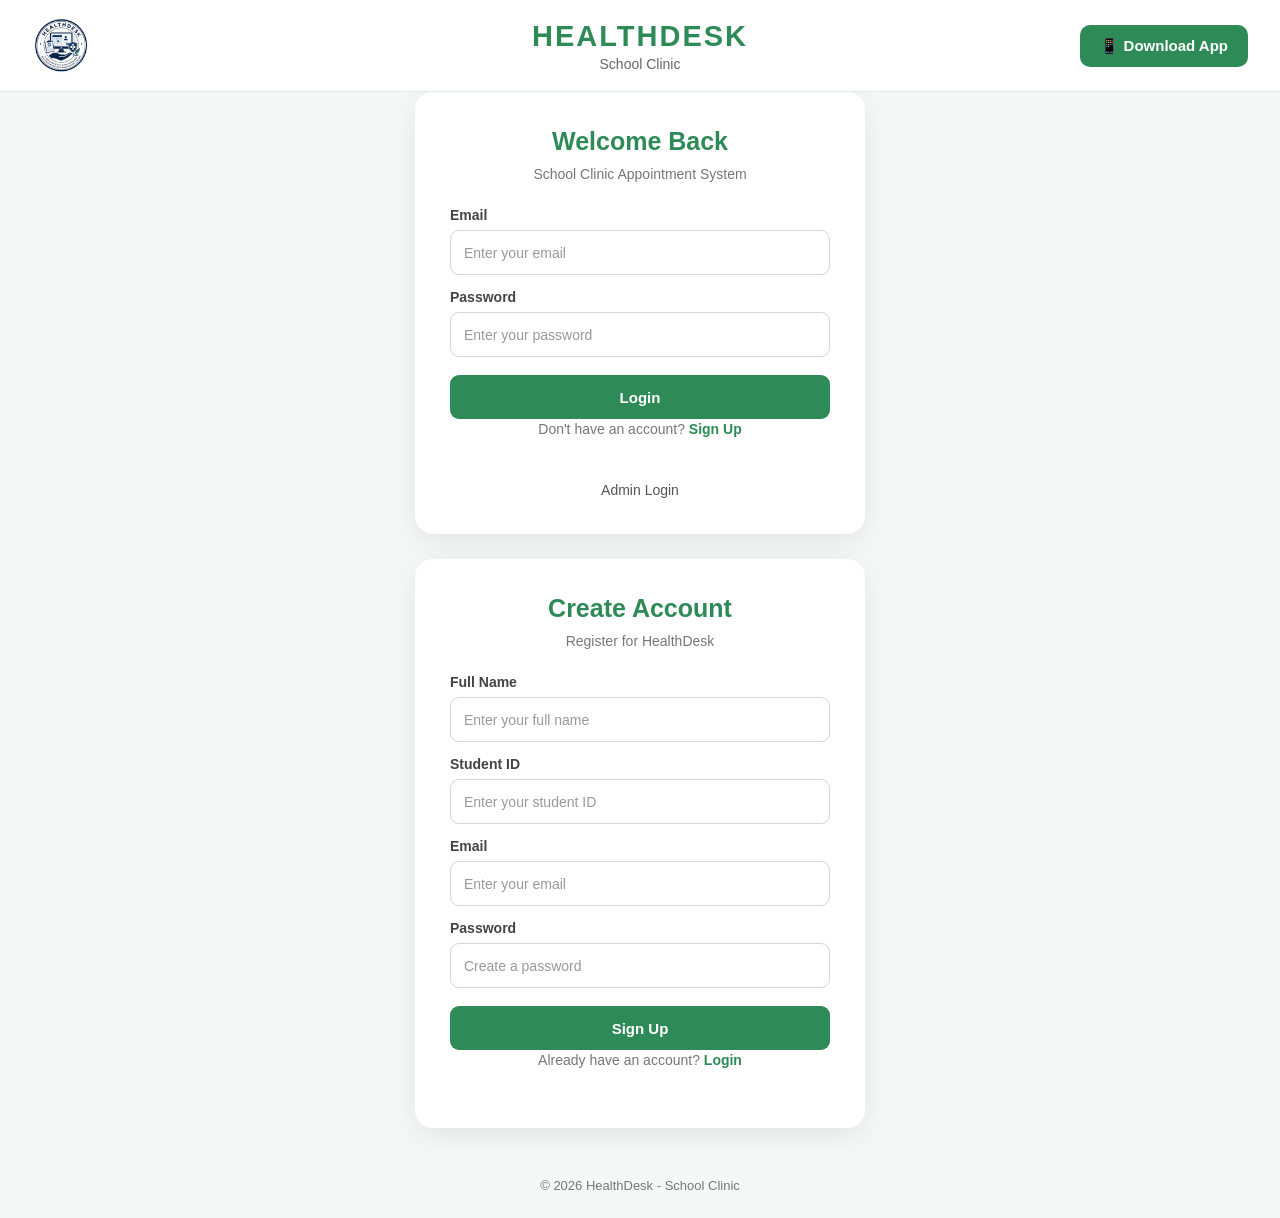
<file: index.html>
<!DOCTYPE html>
<html lang="en">

<head>

    <meta charset="UTF-8">

    <meta
        name="viewport"
        content="width=device-width, initial-scale=1.0"
    >

    <title>HealthDesk - School Clinic</title>

    <!-- PWA -->
    <link
        rel="manifest"
        href="manifest.json"
    >

    <meta
        name="theme-color"
        content="#2e8b57"
    >

    <!-- iOS PWA -->
    <meta
        name="apple-mobile-web-app-capable"
        content="yes"
    >

    <meta
        name="apple-mobile-web-app-status-bar-style"
        content="default"
    >

    <meta
        name="apple-mobile-web-app-title"
        content="HealthDesk"
    >

    <!-- CSS -->
    <link
        rel="stylesheet"
        href="style.css"
    >

</head>

<body>

    <!-- ========================================
         HEADER
    ========================================= -->

    <header class="top-header">

        <div class="header-logo">

            <img
                src="icon-192.png"
                alt="HealthDesk Logo"
            >

        </div>

        <div class="header-title">

            <h1>HEALTHDESK</h1>

            <p>School Clinic</p>

        </div>

        <!-- WEBSITE ONLY -->
        <button
            id="installBtn"
            class="install-btn"
            type="button"
        >
            📱 Download App
        </button>

    </header>


    <!-- ========================================
         LOGIN / SIGN UP
    ========================================= -->

    <main class="auth-container">

        <!-- LOGIN -->
        <section
            id="loginSection"
            class="auth-card"
        >

            <h2>Welcome Back</h2>

            <p>
                School Clinic Appointment System
            </p>

            <form id="loginForm">

                <label for="loginEmail">
                    Email
                </label>

                <input
                    type="email"
                    id="loginEmail"
                    placeholder="Enter your email"
                    required
                >

                <label for="loginPassword">
                    Password
                </label>

                <input
                    type="password"
                    id="loginPassword"
                    placeholder="Enter your password"
                    required
                >

                <button
                    type="submit"
                    class="auth-btn"
                >
                    Login
                </button>

            </form>

            <p class="switch-text">

                Don't have an account?

                <button
                    type="button"
                    id="showSignup"
                    class="link-btn"
                >
                    Sign Up
                </button>

            </p>

            <a
                href="admin-login.html"
                class="admin-link"
            >
                Admin Login
            </a>

        </section>


        <!-- SIGN UP -->
        <section
            id="signupSection"
            class="auth-card hidden"
        >

            <h2>Create Account</h2>

            <p>
                Register for HealthDesk
            </p>

            <form id="signupForm">

                <label for="signupName">
                    Full Name
                </label>

                <input
                    type="text"
                    id="signupName"
                    placeholder="Enter your full name"
                    required
                >

                <label for="signupStudentId">
                    Student ID
                </label>

                <input
                    type="text"
                    id="signupStudentId"
                    placeholder="Enter your student ID"
                    required
                >

                <label for="signupEmail">
                    Email
                </label>

                <input
                    type="email"
                    id="signupEmail"
                    placeholder="Enter your email"
                    required
                >

                <label for="signupPassword">
                    Password
                </label>

                <input
                    type="password"
                    id="signupPassword"
                    placeholder="Create a password"
                    required
                >

                <button
                    type="submit"
                    class="auth-btn"
                >
                    Sign Up
                </button>

            </form>

            <p class="switch-text">

                Already have an account?

                <button
                    type="button"
                    id="showLogin"
                    class="link-btn"
                >
                    Login
                </button>

            </p>

        </section>

    </main>


    <!-- ========================================
         PWA INSTALL LOADING SCREEN
    ========================================= -->

    <div
        id="downloadOverlay"
        class="download-overlay"
    >

        <div class="download-box">

            <div class="download-spinner"></div>

            <h2>
                Preparing HealthDesk
            </h2>

            <p id="downloadMessage">
                Preparing the app for installation...
            </p>

            <!-- PROGRESS BAR -->
            <div class="download-progress">

                <div
                    id="downloadProgressBar"
                    class="download-progress-bar"
                ></div>

            </div>

            <!-- COUNTDOWN -->
            <p
                id="downloadCountdown"
                class="download-countdown"
            >
                15 seconds
            </p>

            <!-- SHOWS AFTER 15 SECONDS -->
            <button
                id="installNowBtn"
                class="install-now-btn"
                type="button"
                style="display: none;"
            >
                📱 Install HealthDesk
            </button>

        </div>

    </div>


    <!-- ========================================
         FOOTER
    ========================================= -->

    <footer>

        <p>
            © 2026 HealthDesk - School Clinic
        </p>

    </footer>


    <!-- ========================================
         JAVASCRIPT
    ========================================= -->

    <script src="script.js"></script>


    <!-- ========================================
         SERVICE WORKER
    ========================================= -->

    <script>

        if ("serviceWorker" in navigator) {

            window.addEventListener(
                "load",
                function () {

                    navigator.serviceWorker
                        .register("./service-worker.js")

                        .then(function (registration) {

                            console.log(
                                "HealthDesk Service Worker registered:",
                                registration.scope
                            );

                        })

                        .catch(function (error) {

                            console.error(
                                "Service Worker registration failed:",
                                error
                            );

                        });

                }
            );

        }

    </script>

</body>

</html>
</file>
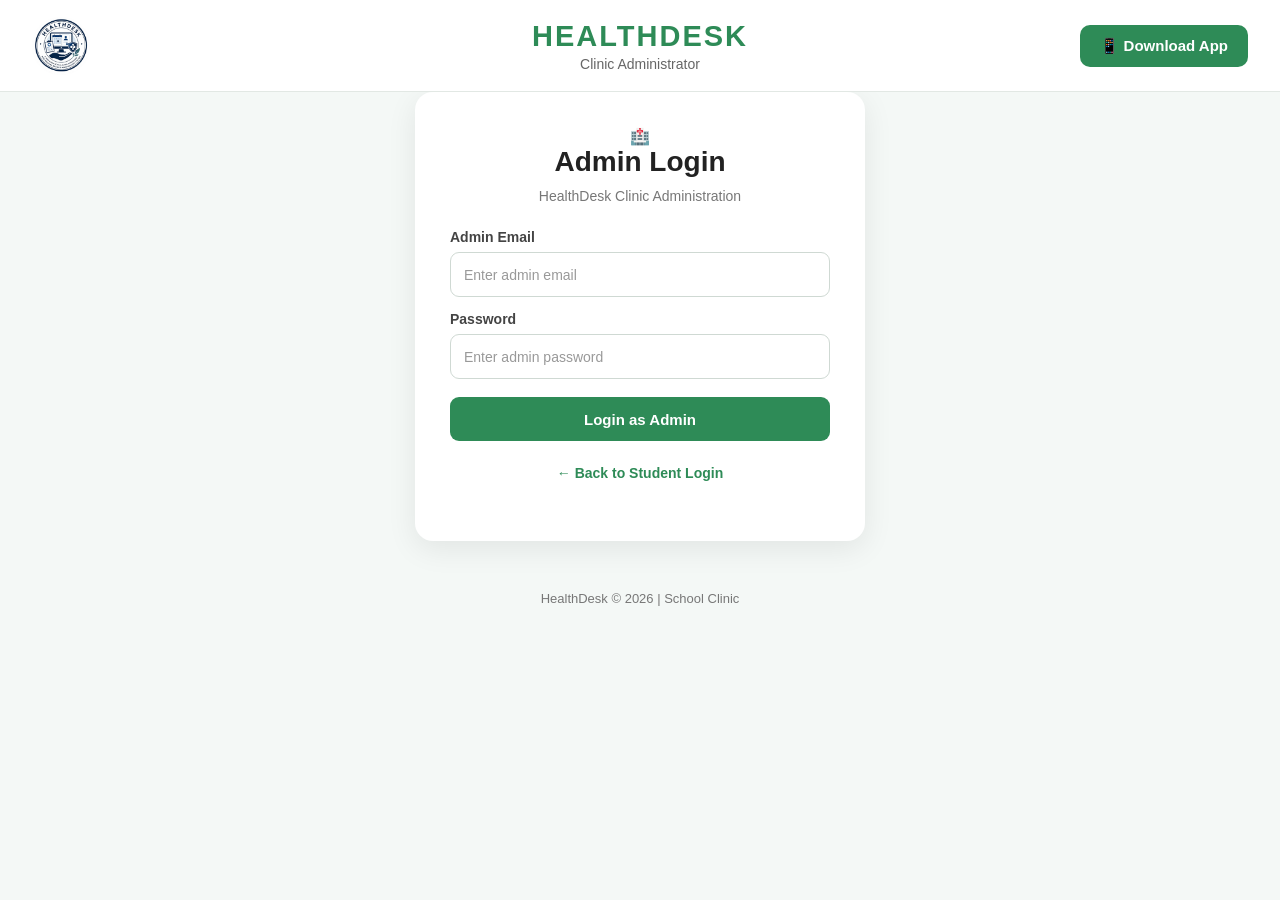
<file: admin-login.html>
<!DOCTYPE html>
<html lang="en">

<head>

    <meta charset="UTF-8">

    <meta name="viewport" content="width=device-width, initial-scale=1.0">

    <title>Admin Login - HealthDesk</title>

    <link rel="stylesheet" href="style.css">

    <!-- PWA -->
    <link rel="manifest" href="manifest.json">
    <meta name="theme-color" content="#2e8b57">

    <meta name="apple-mobile-web-app-capable" content="yes">
    <meta name="apple-mobile-web-app-status-bar-style" content="default">
    <meta name="apple-mobile-web-app-title" content="HealthDesk">

</head>

<body>

    <!-- HEALTHDESK HEADER -->

    <header class="top-header">

        <div class="header-logo">
            <img src="icon-192.png" alt="HealthDesk Logo">
        </div>

        <div class="header-title">
            <h1>HEALTHDESK</h1>
            <p>Clinic Administrator</p>
        </div>

        <button id="installBtn" class="install-btn">
            📱 Download App
        </button>

    </header>


    <main class="auth-container">

        <div class="auth-card">

            <div class="medical-icon">
                🏥
            </div>

            <h1>
                Admin Login
            </h1>

            <p class="auth-subtitle">
                HealthDesk Clinic Administration
            </p>


            <form id="adminLoginForm">

                <label for="adminEmail">
                    Admin Email
                </label>

                <input
                    type="email"
                    id="adminEmail"
                    placeholder="Enter admin email"
                    required
                >


                <label for="adminPassword">
                    Password
                </label>

                <input
                    type="password"
                    id="adminPassword"
                    placeholder="Enter admin password"
                    required
                >


                <button
                    type="submit"
                    class="btn primary-btn full-width">

                    Login as Admin

                </button>

            </form>


            <p
                id="adminLoginMessage"
                class="form-description">
            </p>


            <p class="switch-text">

                <a href="index.html">
                    ← Back to Student Login
                </a>

            </p>

        </div>

    </main>


    <footer>

        <p>
            HealthDesk © 2026 | School Clinic
        </p>

    </footer>


    <script src="script.js"></script>


    <script>

        if ("serviceWorker" in navigator) {

            window.addEventListener("load", () => {

                navigator.serviceWorker.register("./service-worker.js");

            });

        }

    </script>

</body>

</html>
</file>
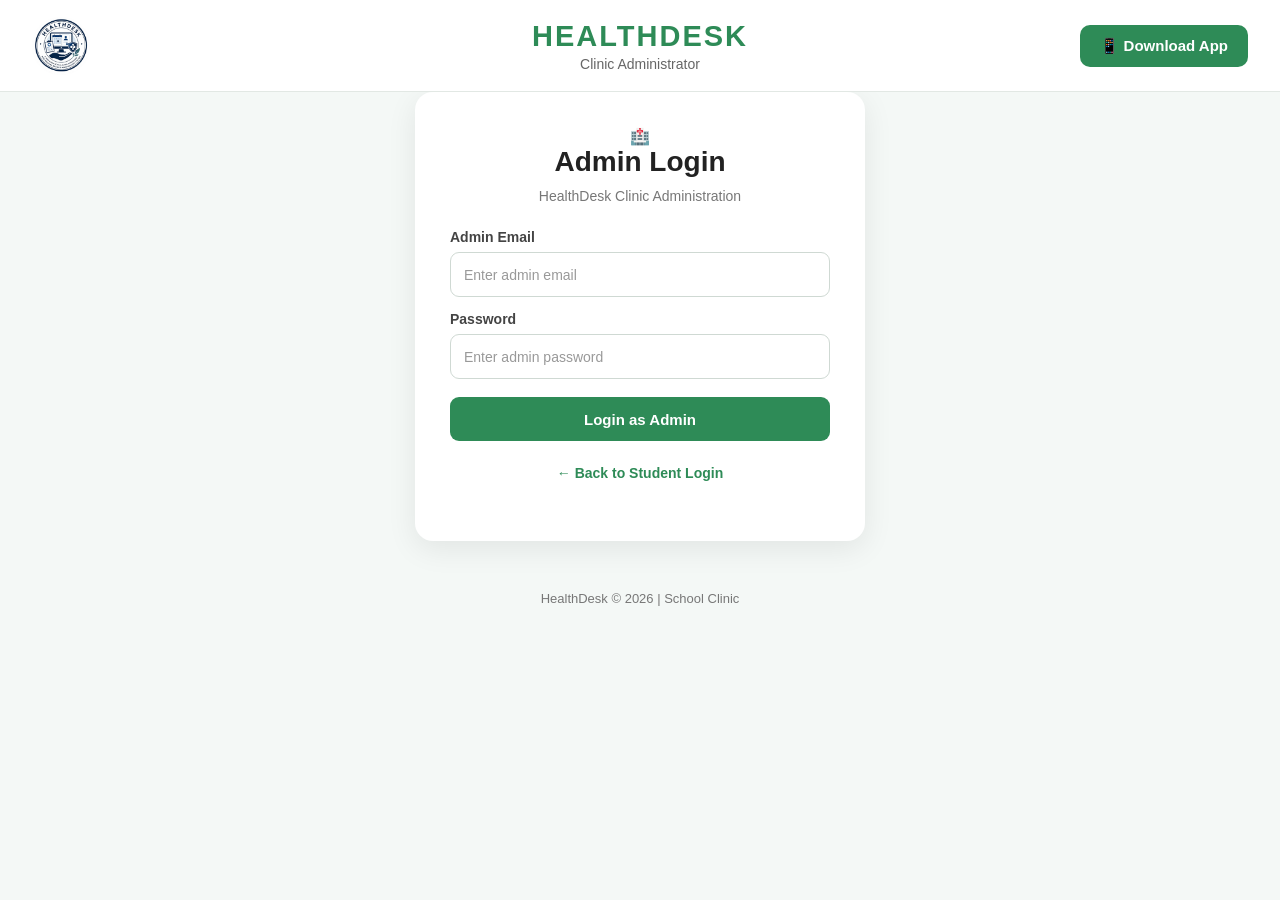
<file: admin.html>
<!DOCTYPE html>
<html lang="en">

<head>

    <meta charset="UTF-8">

    <meta
        name="viewport"
        content="width=device-width, initial-scale=1.0"
    >

    <title>Admin Dashboard - HealthDesk</title>

    <link
        rel="manifest"
        href="manifest.json"
    >

    <meta
        name="theme-color"
        content="#2e8b57"
    >

    <link
        rel="stylesheet"
        href="style.css"
    >

</head>


<body>


    <header class="top-header">

        <div class="header-logo">

            <img
                src="icon-192.png"
                alt="HealthDesk Logo"
            >

        </div>


        <div class="header-title">

            <h1>HEALTHDESK</h1>

            <p>Clinic Administrator</p>

        </div>

    </header>


    <nav class="page-nav">

        <a href="admin.html">
            Admin Dashboard
        </a>

        <button
            id="adminLogoutBtn"
            type="button"
        >
            Log Out
        </button>

    </nav>


    <main class="admin-dashboard">


        <section class="welcome-section">

            <h1>
                Clinic Administrator
            </h1>

            <p>
                Manage student clinic appointments.
            </p>

        </section>


        <section class="stats-container">


            <div class="stat-card">

                <div class="stat-icon">
                    📋
                </div>

                <h3>
                    Total
                </h3>

                <strong id="adminTotal">
                    0
                </strong>

            </div>


            <div class="stat-card">

                <div class="stat-icon">
                    ⏳
                </div>

                <h3>
                    Pending
                </h3>

                <strong id="adminPending">
                    0
                </strong>

            </div>


            <div class="stat-card">

                <div class="stat-icon">
                    ✓
                </div>

                <h3>
                    Approved
                </h3>

                <strong id="adminApproved">
                    0
                </strong>

            </div>

        </section>


        <section class="admin-section">

            <h2>
                Student Appointments
            </h2>


            <div id="adminAppointments">

                <div class="empty-dashboard">

                    <span>
                        📋
                    </span>

                    <p>
                        Loading appointments...
                    </p>

                </div>

            </div>

        </section>

    </main>


    <footer>

        <p>
            © 2026 HealthDesk - School Clinic
        </p>

    </footer>


    <script src="script.js"></script>


    <script>

        if ("serviceWorker" in navigator) {

            navigator.serviceWorker.register(
                "./service-worker.js"
            );

        }

    </script>

</body>

</html>
</file>
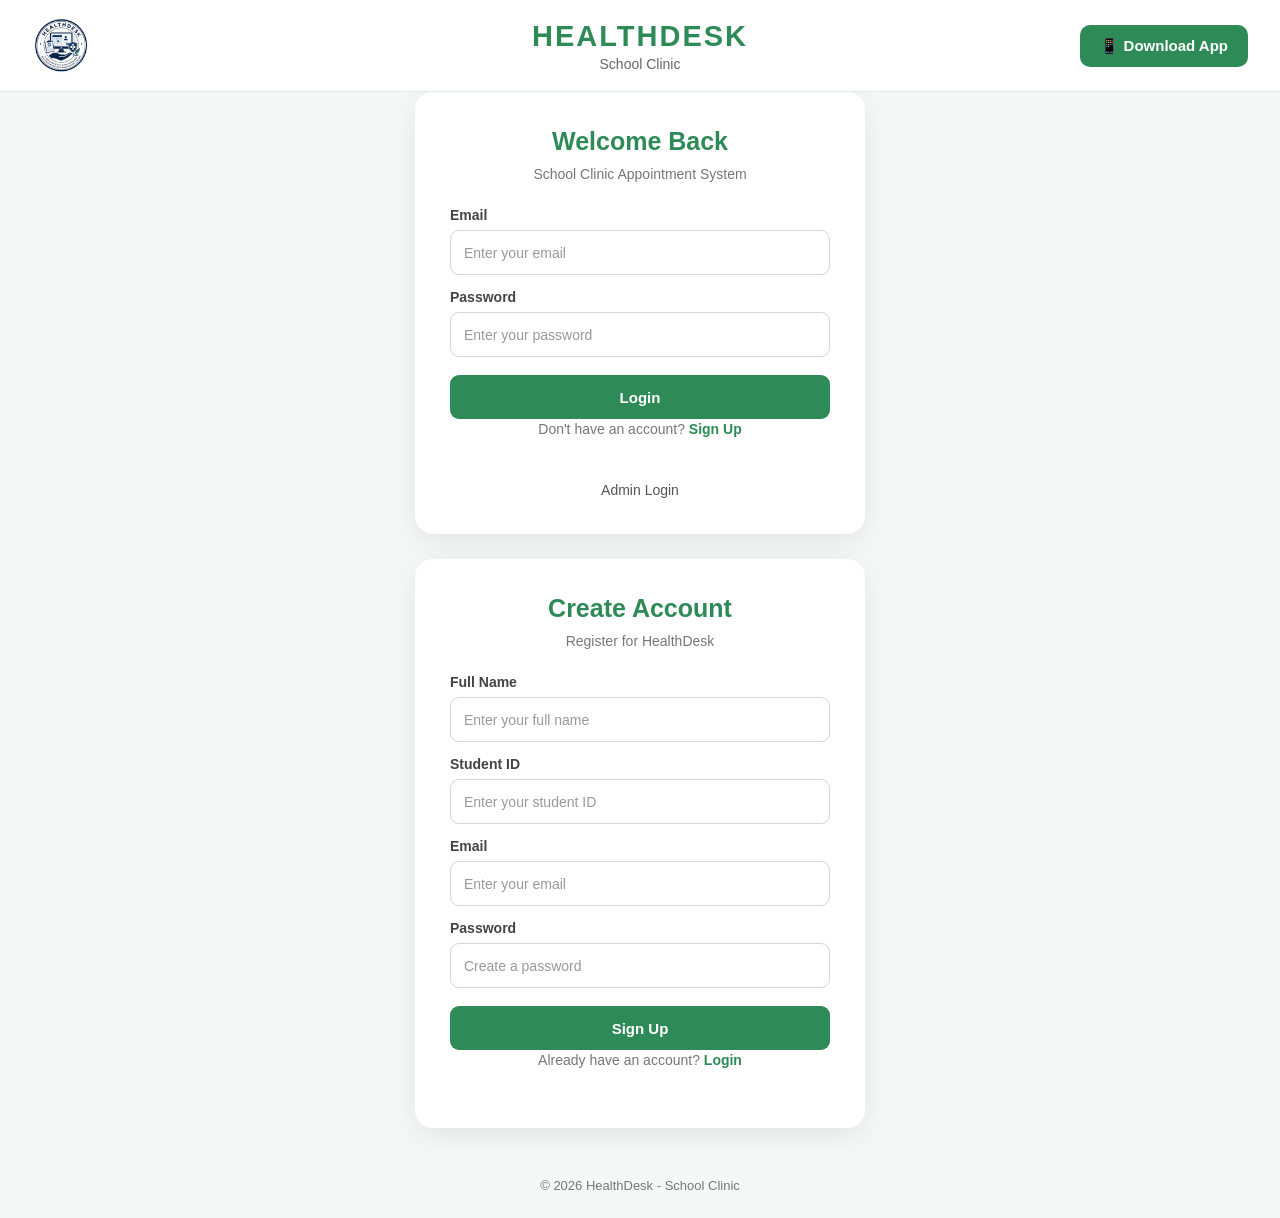
<file: appointment.html>
<!DOCTYPE html>
<html lang="en">

<head>
    <meta charset="UTF-8">
    <meta name="viewport" content="width=device-width, initial-scale=1.0">

    <title>Book an Appointment - HealthDesk</title>

    <link rel="manifest" href="manifest.json">
    <meta name="theme-color" content="#2e8b57">

    <link rel="stylesheet" href="style.css">
</head>

<body>

    <!-- HEADER -->
    <header class="top-header">

        <div class="header-logo">
            <img src="icon-192.png" alt="HealthDesk Logo">
        </div>

        <div class="header-title">
            <h1>HEALTHDESK</h1>
            <p>School Clinic</p>
        </div>

    </header>


    <!-- NAVIGATION -->
    <nav class="page-nav">

        <a href="dashboard.html">
            Home
        </a>

        <a href="appointment.html" class="active">
            Book Appointment
        </a>

        <a href="appointments.html">
            My Appointment
        </a>

        <button id="logoutBtn" type="button">
            Log Out
        </button>

    </nav>


    <!-- APPOINTMENT FORM -->
    <main class="appointment-container">

        <section class="appointment-card">

            <h1>Book an Appointment</h1>

            <p>
                Fill out the form below to request an appointment
                with the school clinic.
            </p>


            <form id="appointmentForm">

                <!-- APPOINTMENT TYPE -->
                <div class="form-group">

                    <label for="appointmentType">
                        Appointment Type
                    </label>

                    <select
                        id="appointmentType"
                        name="appointmentType"
                        required
                    >

                        <option value="">
                            Select appointment type
                        </option>

                        <option value="Public">
                            Public
                        </option>

                        <option value="Private">
                            Private
                        </option>

                    </select>

                </div>


                <!-- DATE -->
                <div class="form-group">

                    <label for="appointmentDate">
                        Date
                    </label>

                    <input
                        type="date"
                        id="appointmentDate"
                        name="appointmentDate"
                        required
                    >

                </div>


                <!-- TIME -->
                <div class="form-group">

                    <label for="appointmentTime">
                        Time
                    </label>

                    <input
                        type="time"
                        id="appointmentTime"
                        name="appointmentTime"
                        required
                    >

                </div>


                <!-- REASON -->
                <div class="form-group">

                    <label for="appointmentReason">
                        Reason for Appointment
                    </label>

                    <textarea
                        id="appointmentReason"
                        name="appointmentReason"
                        placeholder="Enter the reason for your appointment..."
                        required
                    ></textarea>

                </div>


                <!-- MESSAGE -->
                <p
                    id="appointmentMessage"
                    class="form-message"
                ></p>


                <!-- BUTTONS -->
                <div class="form-actions">

                    <button
                        type="submit"
                        class="primary-btn"
                    >
                        📅 Submit Appointment
                    </button>

                    <button
                        type="button"
                        class="secondary-btn"
                        onclick="window.location.href='dashboard.html'"
                    >
                        Cancel
                    </button>

                </div>

            </form>

        </section>

    </main>


    <!-- FOOTER -->
    <footer>

        <p>
            © 2026 HealthDesk - School Clinic
        </p>

    </footer>


    <!-- JAVASCRIPT -->
    <script src="script.js"></script>


    <!-- SERVICE WORKER -->
    <script>

        if ("serviceWorker" in navigator) {

            navigator.serviceWorker.register(
                "./service-worker.js"
            );

        }

    </script>

</body>

</html>
</file>
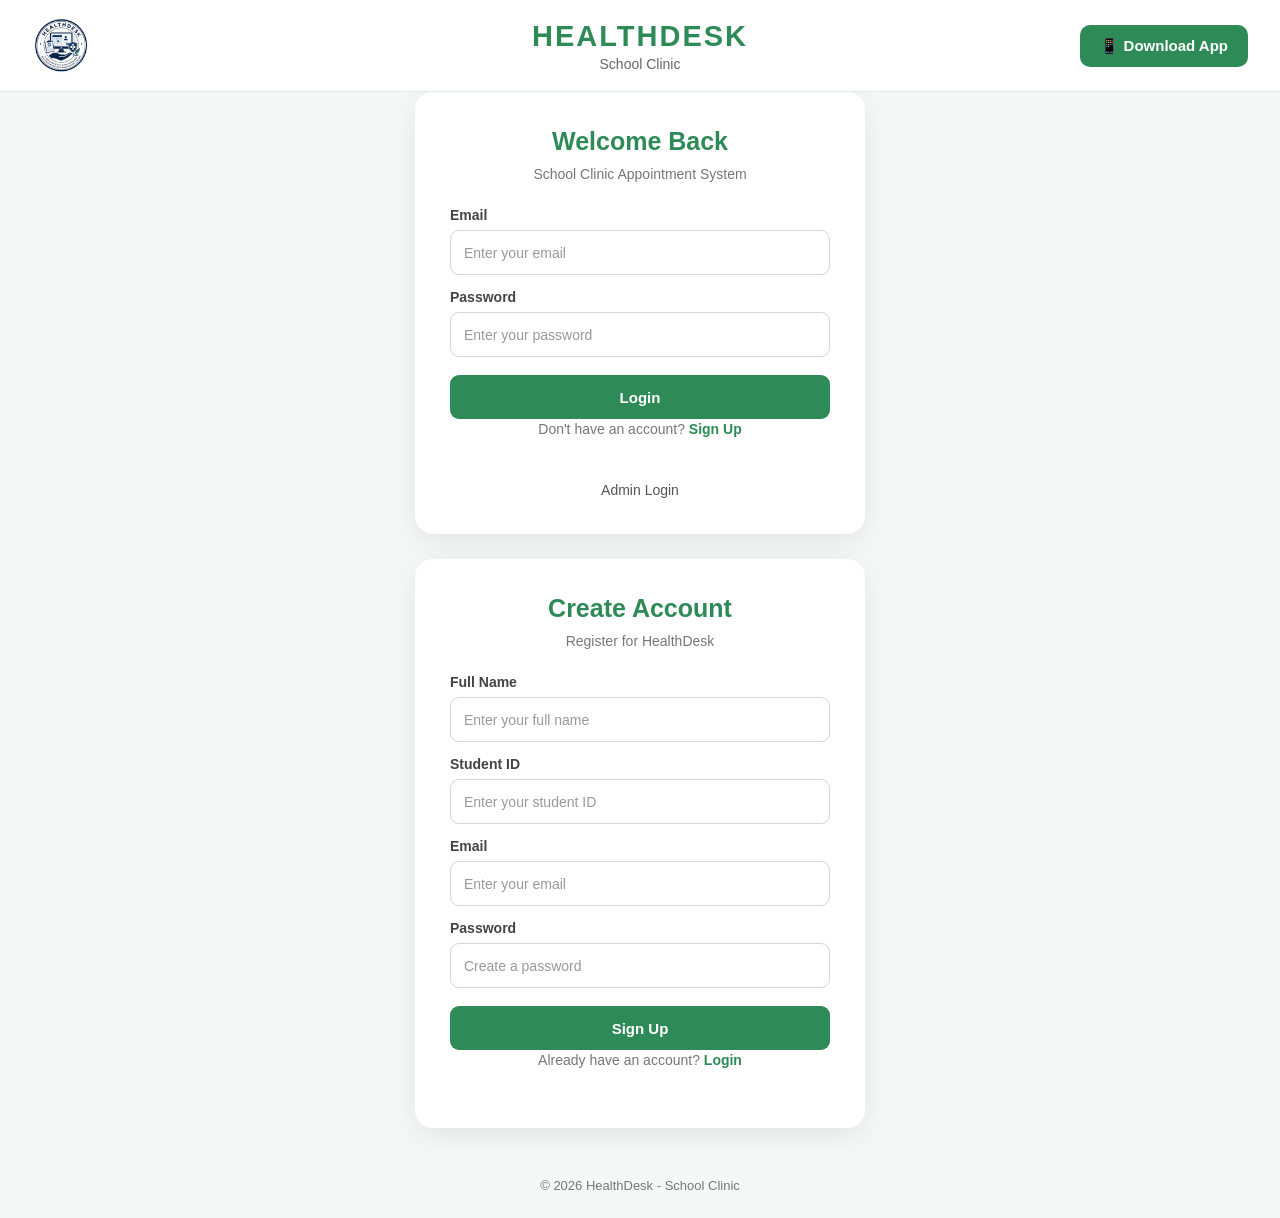
<file: appointments.html>
<!DOCTYPE html>
<html lang="en">

<head>
    <meta charset="UTF-8">
    <meta
        name="viewport"
        content="width=device-width, initial-scale=1.0"
    >

    <title>My Appointments - HealthDesk</title>

    <link rel="manifest" href="manifest.json">
    <meta name="theme-color" content="#2e8b57">

    <link rel="stylesheet" href="style.css">
</head>

<body>

    <!-- HEADER -->
    <header class="top-header">

        <div class="header-logo">
            <img
                src="icon-192.png"
                alt="HealthDesk Logo"
            >
        </div>

        <div class="header-title">

            <h1>
                HEALTHDESK
            </h1>

            <p>
                School Clinic
            </p>

        </div>

    </header>


    <!-- NAVIGATION -->
    <nav class="page-nav">

        <a href="dashboard.html">
            Home
        </a>

        <a href="appointment.html">
            Book Appointment
        </a>

        <a
            href="appointments.html"
            class="active"
        >
            My Appointment
        </a>

        <button
            id="logoutBtn"
            type="button"
        >
            Log Out
        </button>

    </nav>


    <!-- MY APPOINTMENTS -->
    <main class="appointments-container">

        <section class="appointment-card">

            <div class="section-title">

                <h1>
                    My Appointments
                </h1>

                <a
                    href="appointment.html"
                    class="primary-btn"
                >
                    + Book Appointment
                </a>

            </div>


            <p>
                View your submitted school clinic appointments
                and their current status.
            </p>


            <!-- FILTER -->
            <div class="form-group">

                <label for="appointmentFilter">
                    Filter Appointments
                </label>

                <select id="appointmentFilter">

                    <option value="all">
                        All
                    </option>

                    <option value="Pending">
                        Pending
                    </option>

                    <option value="Approved">
                        Approved
                    </option>

                    <option value="Rejected">
                        Rejected
                    </option>

                    <option value="Completed">
                        Completed
                    </option>

                </select>

            </div>


            <!-- APPOINTMENT LIST -->
            <div
                id="appointmentsList"
                class="appointment-list"
            >

                <div class="empty-dashboard">

                    <span>
                        📅
                    </span>

                    <p>
                        No appointments found.
                    </p>

                    <a
                        href="appointment.html"
                        class="book-appointment-btn"
                    >
                        📅 Book an Appointment
                    </a>

                </div>

            </div>

        </section>

    </main>


    <!-- FOOTER -->
    <footer>

        <p>
            © 2026 HealthDesk - School Clinic
        </p>

    </footer>


    <!-- JAVASCRIPT -->
    <script src="script.js"></script>


    <!-- SERVICE WORKER -->
    <script>

        if ("serviceWorker" in navigator) {

            navigator.serviceWorker.register(
                "./service-worker.js"
            );

        }

    </script>

</body>

</html>
</file>
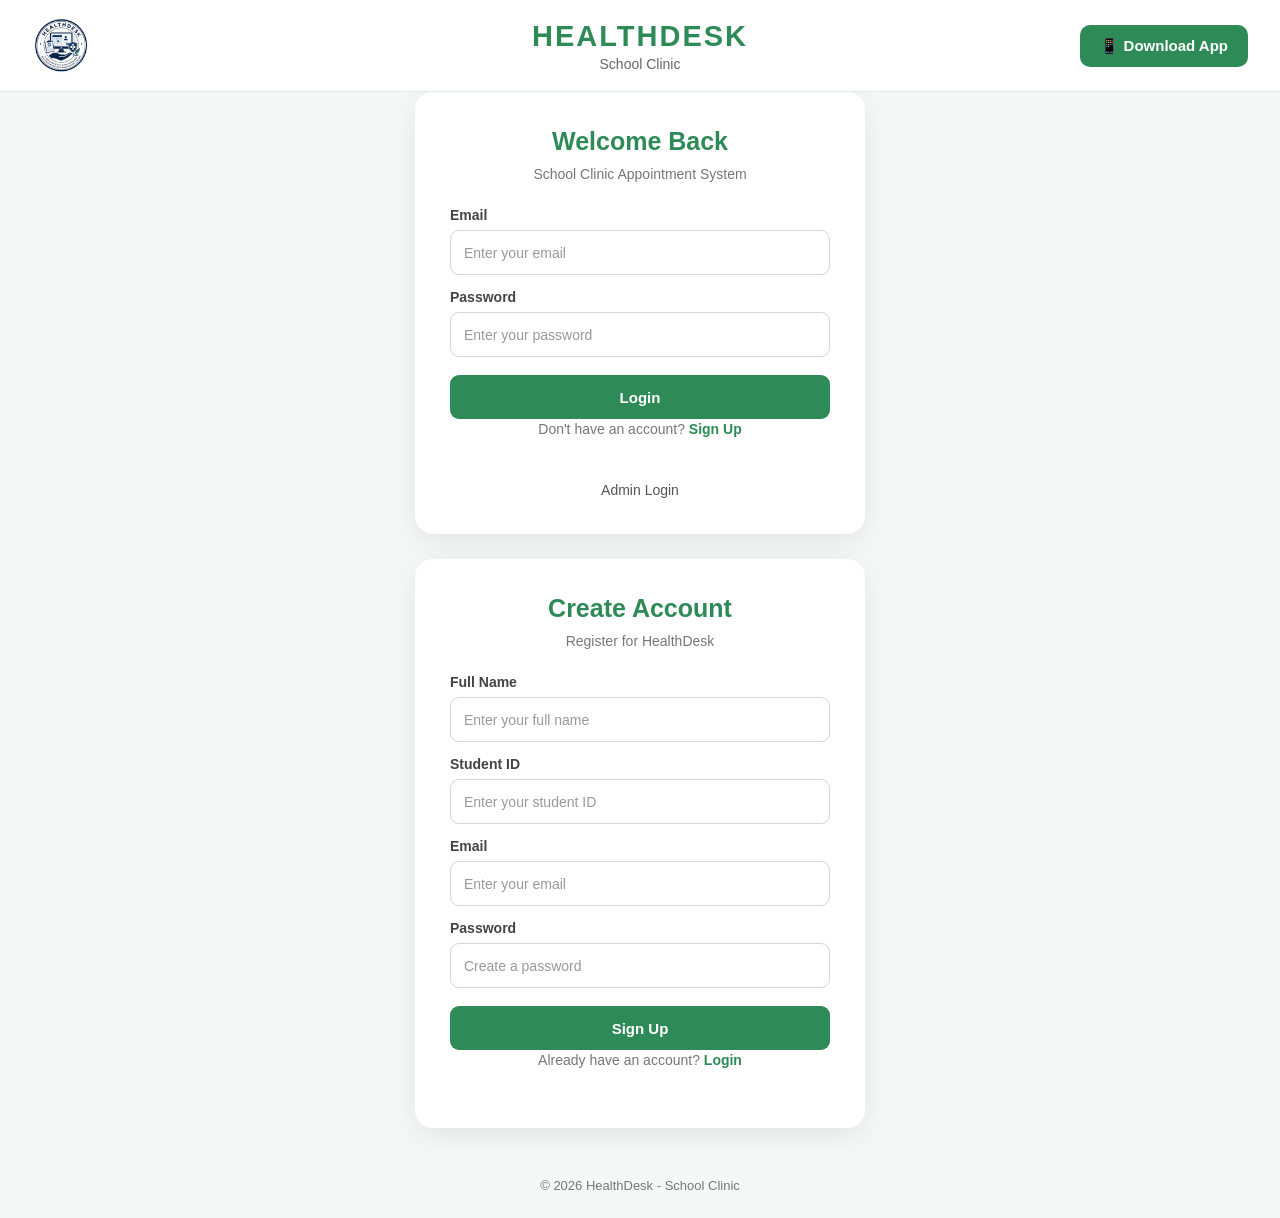
<file: dashboard.html>
<!DOCTYPE html>
<html lang="en">

<head>
    <meta charset="UTF-8">
    <meta name="viewport" content="width=device-width, initial-scale=1.0">

    <title>Dashboard - HealthDesk</title>

    <link rel="manifest" href="manifest.json">
    <meta name="theme-color" content="#2e8b57">

    <link rel="stylesheet" href="style.css">
</head>

<body>

    <!-- ============================= -->
    <!-- HEADER -->
    <!-- ============================= -->

    <header class="top-header">

        <div class="header-logo">
            <img src="icon-192.png" alt="HealthDesk Logo">
        </div>

        <div class="header-title">
            <h1>HEALTHDESK</h1>
            <p>School Clinic</p>
        </div>

    </header>


    <!-- ============================= -->
    <!-- NAVIGATION -->
    <!-- ============================= -->

    <nav class="page-nav">

        <a href="dashboard.html" class="active">
            Home
        </a>

        <a href="appointment.html">
            My Appointment
        </a>

        <button id="logoutBtn" type="button">
            Log Out
        </button>

    </nav>


    <!-- ============================= -->
    <!-- DASHBOARD -->
    <!-- ============================= -->

    <main class="dashboard">

        <!-- Welcome -->

        <section class="welcome-section">

            <h1>
                Welcome 👋
            </h1>

            <p>
                Welcome to the HealthDesk School Clinic System.
            </p>

        </section>


        <!-- ============================= -->
        <!-- STATISTICS -->
        <!-- ============================= -->

        <section class="stats-container">

            <div class="stat-card">

                <div class="stat-icon">
                    📅
                </div>

                <h3>
                    Total Appointments
                </h3>

                <strong id="totalAppointments">
                    0
                </strong>

            </div>


            <div class="stat-card">

                <div class="stat-icon">
                    ⏳
                </div>

                <h3>
                    Pending
                </h3>

                <strong id="pendingAppointments">
                    0
                </strong>

            </div>


            <div class="stat-card">

                <div class="stat-icon">
                    🩺
                </div>

                <h3>
                    Student
                </h3>

                <strong id="studentNameDisplay">
                    Student
                </strong>

            </div>

        </section>


        <!-- ============================= -->
        <!-- NEXT APPOINTMENT -->
        <!-- ============================= -->

        <section class="next-appointment">

            <div class="section-title">

                <h2>
                    Next Appointment
                </h2>

                <a href="appointments.html">
                    View All
                </a>

            </div>


            <div id="nextAppointment">

                <div class="empty-dashboard">

                    <span>
                        📅
                    </span>

                    <p>
                        No upcoming appointment.
                    </p>


                    <!-- BOOK APPOINTMENT BUTTON -->

                    <a
                        href="appointment.html"
                        class="book-appointment-btn"
                    >
                        📅 Book an Appointment
                    </a>

                </div>

            </div>

        </section>

    </main>


    <!-- ============================= -->
    <!-- FOOTER -->
    <!-- ============================= -->

    <footer>

        <p>
            © 2026 HealthDesk - School Clinic
        </p>

    </footer>


    <!-- ============================= -->
    <!-- JAVASCRIPT -->
    <!-- ============================= -->

    <script src="script.js"></script>


    <!-- SERVICE WORKER -->

    <script>

        if ("serviceWorker" in navigator) {

            navigator.serviceWorker.register(
                "./service-worker.js"
            );

        }

    </script>

</body>

</html>
</file>
<file: style.css>
/* =========================================================
   HEALTHDESK - COMPLETE STYLE.CSS
   ========================================================= */


/* =========================================================
   RESET
   ========================================================= */

* {
    margin: 0;
    padding: 0;
    box-sizing: border-box;
}

html {
    scroll-behavior: smooth;
}

body {
    font-family: Arial, Helvetica, sans-serif;
    background: #f4f8f6;
    color: #333;
    min-height: 100vh;
}


/* =========================================================
   HEADER
   ========================================================= */

.top-header {
    width: 100%;
    min-height: 92px;

    background: #ffffff;

    display: flex;
    align-items: center;

    padding: 15px 32px;

    border-bottom: 1px solid #e2e8e4;

    position: relative;
}

.header-logo {
    display: flex;
    align-items: center;
}

.header-logo img {
    width: 58px;
    height: 58px;

    object-fit: contain;

    border-radius: 50%;
}

.header-title {
    position: absolute;

    left: 50%;
    top: 50%;

    transform: translate(-50%, -50%);

    text-align: center;

    white-space: nowrap;
}

.header-title h1 {
    color: #2e8b57;

    font-size: 29px;

    font-weight: 700;

    letter-spacing: 2px;

    margin: 0;
}

.header-title p {
    color: #666;

    font-size: 14px;

    margin-top: 3px;
}


/* =========================================================
   DOWNLOAD APP BUTTON
   ========================================================= */

.install-btn {
    display: block;

    margin-left: auto;

    padding: 12px 20px;

    background: #2e8b57;

    color: #ffffff;

    border: none;

    border-radius: 10px;

    font-size: 15px;

    font-weight: bold;

    cursor: pointer;

    transition: 0.2s ease;
}

.install-btn:hover {
    background: #246b45;

    transform: translateY(-1px);
}

.install-btn:active {
    transform: scale(0.97);
}


/* =========================================================
   AUTH PAGE
   LOGIN / SIGN UP
   ========================================================= */

.auth-page {
    width: 100%;

    min-height: calc(100vh - 92px);

    display: flex;

    justify-content: center;

    align-items: center;

    padding: 40px 20px;
}


/*
   If the HTML uses login/signup sections directly,
   this makes them appear properly.
*/

.auth-container {
    width: 100%;

    max-width: 450px;

    margin: 0 auto;
}


/* =========================================================
   AUTH CARD
   ========================================================= */

.auth-card {
    width: 100%;

    max-width: 450px;

    background: #ffffff;

    padding: 35px;

    margin: 0 auto 25px;

    border-radius: 18px;

    box-shadow:
        0 8px 30px rgba(0, 0, 0, 0.08);

    text-align: center;
}

.auth-card h1 {
    color: #222;

    font-size: 28px;

    margin-bottom: 8px;
}

.auth-card h2 {
    color: #2e8b57;

    font-size: 25px;

    margin-bottom: 8px;
}

.auth-card p {
    color: #777;

    font-size: 14px;

    line-height: 1.5;

    margin-bottom: 22px;
}


/* =========================================================
   AUTH FORM
   ========================================================= */

.auth-card form {
    width: 100%;

    text-align: left;
}


/*
   Works for labels whether they are inside
   .form-group or directly inside the form.
*/

.auth-card label {
    display: block;

    color: #444;

    font-size: 14px;

    font-weight: bold;

    margin-bottom: 7px;

    margin-top: 14px;
}


/* =========================================================
   AUTH INPUTS
   ========================================================= */

.auth-card input,
.auth-card select,
.auth-card textarea {
    display: block;

    width: 100%;

    height: 45px;

    padding: 11px 13px;

    background: #ffffff;

    color: #333;

    border: 1px solid #cfd9d3;

    border-radius: 9px;

    outline: none;

    font-family: Arial, Helvetica, sans-serif;

    font-size: 14px;

    transition:
        border-color 0.2s ease,
        box-shadow 0.2s ease;
}

.auth-card textarea {
    height: auto;

    min-height: 110px;

    resize: vertical;
}

.auth-card input::placeholder,
.auth-card textarea::placeholder {
    color: #999;
}


/* Focus */

.auth-card input:focus,
.auth-card select:focus,
.auth-card textarea:focus {
    border-color: #2e8b57;

    box-shadow:
        0 0 0 3px rgba(46, 139, 87, 0.12);
}


/* =========================================================
   FORM GROUP
   ========================================================= */

.form-group {
    width: 100%;

    margin-bottom: 17px;

    text-align: left;
}

.form-group label {
    margin-top: 0;
}


/* =========================================================
   AUTH BUTTONS
   ========================================================= */

.auth-card button {
    width: 100%;

    min-height: 44px;

    margin-top: 18px;

    padding: 11px 18px;

    background: #2e8b57;

    color: #ffffff;

    border: none;

    border-radius: 9px;

    font-family: Arial, Helvetica, sans-serif;

    font-size: 15px;

    font-weight: bold;

    cursor: pointer;

    transition: 0.2s ease;
}

.auth-card button:hover {
    background: #246b45;

    transform: translateY(-1px);
}

.auth-card button:active {
    transform: scale(0.98);
}


/*
   Login / signup switching buttons
   such as "Sign Up" and "Login"
*/

.auth-card .switch-btn,
.auth-card .link-btn {
    width: auto;

    min-height: auto;

    margin: 0;

    padding: 0;

    background: transparent;

    color: #2e8b57;

    border: none;

    font-size: 14px;

    font-weight: bold;
}

.auth-card .switch-btn:hover,
.auth-card .link-btn:hover {
    background: transparent;

    color: #246b45;

    transform: none;

    text-decoration: underline;
}


/* =========================================================
   AUTH LINKS
   ========================================================= */

.auth-card a {
    color: #2e8b57;

    text-decoration: none;

    font-size: 14px;

    font-weight: bold;
}

.auth-card a:hover {
    text-decoration: underline;
}


/* Admin login */

.auth-card .admin-link {
    display: inline-block;

    margin-top: 20px;

    color: #555;

    font-weight: normal;
}


/* =========================================================
   FORM MESSAGES
   ========================================================= */

.form-message {
    min-height: 20px;

    margin-top: 10px;

    margin-bottom: 5px;

    font-size: 14px;

    text-align: center;
}

.success-message {
    color: #2e8b57;
}

.error-message {
    color: #dc3545;
}


/* =========================================================
   NAVIGATION
   ========================================================= */

.page-nav {
    width: 100%;

    display: flex;

    justify-content: center;

    align-items: center;

    gap: 8px;

    padding: 10px 15px;

    background: #2e8b57;
}

.page-nav a,
.page-nav button {
    padding: 10px 18px;

    background: transparent;

    color: #ffffff;

    border: none;

    border-radius: 7px;

    text-decoration: none;

    font-family: Arial, Helvetica, sans-serif;

    font-size: 14px;

    font-weight: bold;

    cursor: pointer;

    transition: 0.2s ease;
}

.page-nav a:hover,
.page-nav button:hover {
    background: rgba(255, 255, 255, 0.16);
}

.page-nav a.active {
    background: #ffffff;

    color: #2e8b57;
}


/* =========================================================
   DASHBOARD
   ========================================================= */

.dashboard {
    width: 100%;

    max-width: 1100px;

    margin: 0 auto;

    padding: 35px 20px 50px;
}


/* Welcome */

.welcome-section {
    background: #ffffff;

    padding: 30px;

    margin-bottom: 25px;

    border-radius: 15px;

    box-shadow:
        0 4px 18px rgba(0, 0, 0, 0.05);
}

.welcome-section h1 {
    color: #2e8b57;

    font-size: 28px;

    margin-bottom: 8px;
}

.welcome-section p {
    color: #666;

    font-size: 14px;
}


/* =========================================================
   DASHBOARD STATS
   ========================================================= */

.stats-container {
    display: grid;

    grid-template-columns: repeat(3, 1fr);

    gap: 20px;

    margin-bottom: 25px;
}

.stat-card {
    background: #ffffff;

    padding: 25px;

    border-radius: 15px;

    text-align: center;

    box-shadow:
        0 4px 18px rgba(0, 0, 0, 0.05);
}

.stat-icon {
    font-size: 30px;

    margin-bottom: 10px;
}

.stat-card h3 {
    color: #555;

    font-size: 14px;

    margin-bottom: 10px;
}

.stat-card strong {
    display: block;

    color: #2e8b57;

    font-size: 25px;
}


/* =========================================================
   NEXT APPOINTMENT
   ========================================================= */

.next-appointment {
    background: #ffffff;

    padding: 25px;

    border-radius: 15px;

    box-shadow:
        0 4px 18px rgba(0, 0, 0, 0.05);
}

.section-title {
    display: flex;

    justify-content: space-between;

    align-items: center;

    gap: 15px;

    margin-bottom: 20px;
}

.section-title h1,
.section-title h2 {
    color: #333;
}

.section-title a {
    color: #2e8b57;

    text-decoration: none;

    font-size: 14px;

    font-weight: bold;
}

.section-title a:hover {
    text-decoration: underline;
}


/* Empty appointment */

.empty-dashboard {
    text-align: center;

    padding: 35px 20px;
}

.empty-dashboard span {
    display: block;

    font-size: 45px;

    margin-bottom: 10px;
}

.empty-dashboard p {
    color: #777;

    margin-bottom: 15px;
}


/* =========================================================
   BOOK APPOINTMENT BUTTON
   ========================================================= */

.book-appointment-btn {
    display: inline-flex;

    justify-content: center;

    align-items: center;

    gap: 6px;

    padding: 13px 25px;

    margin-top: 10px;

    background: #2e8b57;

    color: #ffffff !important;

    border: none;

    border-radius: 10px;

    text-decoration: none !important;

    font-size: 15px;

    font-weight: bold;

    cursor: pointer;

    transition: 0.2s ease;
}

.book-appointment-btn:hover {
    background: #246b45;

    transform: translateY(-1px);
}

.book-appointment-btn:active {
    transform: scale(0.98);
}


/* =========================================================
   GENERAL BUTTONS
   ========================================================= */

.primary-btn {
    display: inline-flex;

    justify-content: center;

    align-items: center;

    padding: 12px 22px;

    background: #2e8b57;

    color: #ffffff !important;

    border: none;

    border-radius: 9px;

    text-decoration: none !important;

    font-size: 14px;

    font-weight: bold;

    cursor: pointer;

    transition: 0.2s ease;
}

.primary-btn:hover {
    background: #246b45;

    transform: translateY(-1px);
}

.primary-btn:active {
    transform: scale(0.98);
}


.secondary-btn {
    display: inline-flex;

    justify-content: center;

    align-items: center;

    padding: 12px 22px;

    background: #e8efeb;

    color: #2e8b57 !important;

    border: none;

    border-radius: 9px;

    text-decoration: none;

    font-size: 14px;

    font-weight: bold;

    cursor: pointer;
}

.secondary-btn:hover {
    background: #dce7e0;
}


.danger-btn {
    padding: 10px 16px;

    background: #dc3545;

    color: #ffffff;

    border: none;

    border-radius: 7px;

    font-size: 13px;

    font-weight: bold;

    cursor: pointer;
}

.danger-btn:hover {
    background: #b52a37;
}


/* =========================================================
   APPOINTMENT FORM
   ========================================================= */

.appointment-container {
    width: 100%;

    max-width: 700px;

    margin: 35px auto;

    padding: 0 20px;
}

.appointment-card {
    background: #ffffff;

    padding: 30px;

    border-radius: 16px;

    box-shadow:
        0 5px 20px rgba(0, 0, 0, 0.06);
}

.appointment-card h1 {
    color: #2e8b57;

    font-size: 27px;

    margin-bottom: 8px;
}

.appointment-card > p {
    color: #777;

    font-size: 14px;

    line-height: 1.5;

    margin-bottom: 25px;
}


/* Appointment form */

.appointment-card form {
    width: 100%;
}

.appointment-card label {
    display: block;

    margin-bottom: 7px;

    color: #444;

    font-size: 14px;

    font-weight: bold;
}

.appointment-card input,
.appointment-card select,
.appointment-card textarea {
    width: 100%;

    padding: 12px 13px;

    background: #ffffff;

    color: #333;

    border: 1px solid #ccd7d0;

    border-radius: 8px;

    outline: none;

    font-family: Arial, Helvetica, sans-serif;

    font-size: 14px;
}

.appointment-card input:focus,
.appointment-card select:focus,
.appointment-card textarea:focus {
    border-color: #2e8b57;

    box-shadow:
        0 0 0 3px rgba(46, 139, 87, 0.1);
}

.appointment-card textarea {
    min-height: 120px;

    resize: vertical;
}


/* Form actions */

.form-actions {
    display: flex;

    gap: 10px;

    margin-top: 20px;
}


/* =========================================================
   MY APPOINTMENTS
   ========================================================= */

.appointments-container {
    width: 100%;

    max-width: 1000px;

    margin: 35px auto;

    padding: 0 20px;
}

.appointments-container .appointment-card {
    width: 100%;
}


/* Appointment list */

.appointment-list {
    display: flex;

    flex-direction: column;

    gap: 15px;

    margin-top: 20px;
}

.appointment-item {
    background: #ffffff;

    padding: 20px;

    border-left: 4px solid #2e8b57;

    border-radius: 10px;

    box-shadow:
        0 3px 12px rgba(0, 0, 0, 0.05);
}

.appointment-item h3 {
    color: #333;

    margin-bottom: 10px;
}

.appointment-item p {
    color: #666;

    font-size: 14px;

    margin-bottom: 6px;
}


/* =========================================================
   APPOINTMENT STATUS
   ========================================================= */

.status {
    display: inline-block;

    padding: 5px 10px;

    margin-top: 8px;

    border-radius: 20px;

    font-size: 12px;

    font-weight: bold;
}

.status-pending {
    background: #fff3cd;

    color: #856404;
}

.status-approved {
    background: #d4edda;

    color: #155724;
}

.status-rejected {
    background: #f8d7da;

    color: #721c24;
}

.status-completed {
    background: #d1ecf1;

    color: #0c5460;
}


/* =========================================================
   ADMIN
   ========================================================= */

.admin-container {
    width: 100%;

    max-width: 1100px;

    margin: 35px auto;

    padding: 0 20px;
}

.admin-header {
    background: #ffffff;

    padding: 25px;

    border-radius: 15px;

    margin-bottom: 20px;

    box-shadow:
        0 4px 18px rgba(0, 0, 0, 0.05);
}

.admin-header h1 {
    color: #2e8b57;

    margin-bottom: 5px;
}

.admin-header p {
    color: #777;
}

.admin-stats {
    display: grid;

    grid-template-columns: repeat(3, 1fr);

    gap: 20px;

    margin-bottom: 25px;
}

.admin-stat {
    background: #ffffff;

    padding: 25px;

    border-radius: 12px;

    text-align: center;

    box-shadow:
        0 4px 18px rgba(0, 0, 0, 0.05);
}

.admin-stat h3 {
    color: #555;

    font-size: 14px;

    margin-bottom: 8px;
}

.admin-stat strong {
    color: #2e8b57;

    font-size: 25px;
}


/* Admin table */

.admin-table-container {
    background: #ffffff;

    padding: 20px;

    border-radius: 15px;

    overflow-x: auto;

    box-shadow:
        0 4px 18px rgba(0, 0, 0, 0.05);
}

.admin-table {
    width: 100%;

    border-collapse: collapse;
}

.admin-table th,
.admin-table td {
    padding: 12px;

    text-align: left;

    border-bottom: 1px solid #e5e5e5;

    font-size: 13px;
}

.admin-table th {
    background: #f1f6f3;

    color: #2e8b57;
}

.admin-table td {
    color: #555;
}


/* =========================================================
   DOWNLOAD OVERLAY
   ========================================================= */

.download-overlay {
    position: fixed;

    inset: 0;

    display: none;

    justify-content: center;

    align-items: center;

    padding: 20px;

    background: rgba(0, 0, 0, 0.55);

    z-index: 9999;
}

.download-overlay.show {
    display: flex;
}

.download-box {
    width: 100%;

    max-width: 420px;

    padding: 35px 25px;

    background: #ffffff;

    border-radius: 18px;

    text-align: center;

    box-shadow:
        0 10px 40px rgba(0, 0, 0, 0.2);
}

.download-box h2 {
    color: #2e8b57;

    margin-bottom: 10px;
}

.download-box p {
    color: #666;

    font-size: 14px;

    line-height: 1.5;

    margin-bottom: 15px;
}


/* Spinner */

.download-spinner {
    width: 55px;

    height: 55px;

    margin: 10px auto 20px;

    border: 5px solid #e5eee8;

    border-top-color: #2e8b57;

    border-radius: 50%;

    animation: healthdeskSpin 1s linear infinite;
}

@keyframes healthdeskSpin {
    from {
        transform: rotate(0deg);
    }

    to {
        transform: rotate(360deg);
    }
}


/* Progress */

.progress-container {
    width: 100%;

    height: 10px;

    margin: 20px 0 12px;

    background: #e5eee8;

    border-radius: 20px;

    overflow: hidden;
}

#downloadProgressBar {
    width: 0%;

    height: 100%;

    background: #2e8b57;

    border-radius: 20px;

    transition: width 0.4s ease;
}

#downloadCountdown {
    display: block;

    color: #2e8b57;

    font-size: 18px;

    font-weight: bold;

    margin-top: 10px;
}


/* Install button inside overlay */

.install-now-btn {
    display: inline-block;

    margin-top: 20px;

    padding: 13px 25px;

    background: #2e8b57;

    color: #ffffff;

    border: none;

    border-radius: 10px;

    font-size: 15px;

    font-weight: bold;

    cursor: pointer;

    transition: 0.2s ease;
}

.install-now-btn:hover {
    background: #246b45;

    transform: translateY(-1px);
}

.install-now-btn:active {
    transform: scale(0.98);
}


/* =========================================================
   FOOTER
   ========================================================= */

footer {
    width: 100%;

    padding: 25px 20px;

    text-align: center;

    color: #777;

    font-size: 13px;

    margin-top: auto;
}


/* =========================================================
   MOBILE
   ========================================================= */

@media (max-width: 700px) {

    .top-header {
        min-height: 75px;

        padding: 10px 15px;
    }

    .header-logo img {
        width: 45px;

        height: 45px;
    }

    .header-title {
        position: static;

        transform: none;

        margin-left: 10px;

        text-align: left;
    }

    .header-title h1 {
        font-size: 19px;

        letter-spacing: 1px;
    }

    .header-title p {
        font-size: 11px;
    }

    .install-btn {
        padding: 9px 11px;

        font-size: 12px;
    }


    /* Navigation */

    .page-nav {
        gap: 3px;

        padding: 8px 5px;
    }

    .page-nav a,
    .page-nav button {
        padding: 9px 9px;

        font-size: 11px;
    }


    /* Dashboard */

    .dashboard {
        padding: 25px 15px 40px;
    }

    .welcome-section {
        padding: 22px;
    }

    .welcome-section h1 {
        font-size: 23px;
    }


    /* Stats */

    .stats-container {
        grid-template-columns: 1fr;

        gap: 12px;
    }


    /* Appointment */

    .appointment-container {
        margin: 25px auto;

        padding: 0 15px;
    }

    .appointment-card {
        padding: 22px;
    }


    /* Form buttons */

    .form-actions {
        flex-direction: column;
    }

    .form-actions button,
    .form-actions a {
        width: 100%;
    }


    /* Book button */

    .book-appointment-btn {
        width: 100%;

        text-align: center;
    }


    /* My appointments */

    .appointments-container {
        margin: 25px auto;

        padding: 0 15px;
    }


    /* Admin */

    .admin-container {
        margin: 25px auto;

        padding: 0 15px;
    }

    .admin-stats {
        grid-template-columns: 1fr;

        gap: 12px;
    }


    /* Auth */

    .auth-page {
        min-height: auto;

        padding: 30px 15px;
    }

    .auth-card {
        padding: 27px 20px;
    }

    .auth-card h1 {
        font-size: 25px;
    }

    .auth-card h2 {
        font-size: 23px;
    }


    /* Overlay */

    .download-box {
        padding: 30px 20px;
    }

    .install-now-btn {
        width: 100%;
    }
}


/* =========================================================
   SMALL PHONES
   ========================================================= */

@media (max-width: 400px) {

    .top-header {
        padding: 9px 10px;
    }

    .header-logo img {
        width: 40px;

        height: 40px;
    }

    .header-title h1 {
        font-size: 16px;
    }

    .header-title p {
        font-size: 10px;
    }

    .install-btn {
        padding: 7px 8px;

        font-size: 10px;
    }

    .page-nav a,
    .page-nav button {
        padding: 8px 6px;

        font-size: 10px;
    }

    .auth-card {
        padding: 23px 15px;
    }

    .auth-card input,
    .auth-card select,
    .auth-card textarea {
        font-size: 13px;
    }
}
</file>
